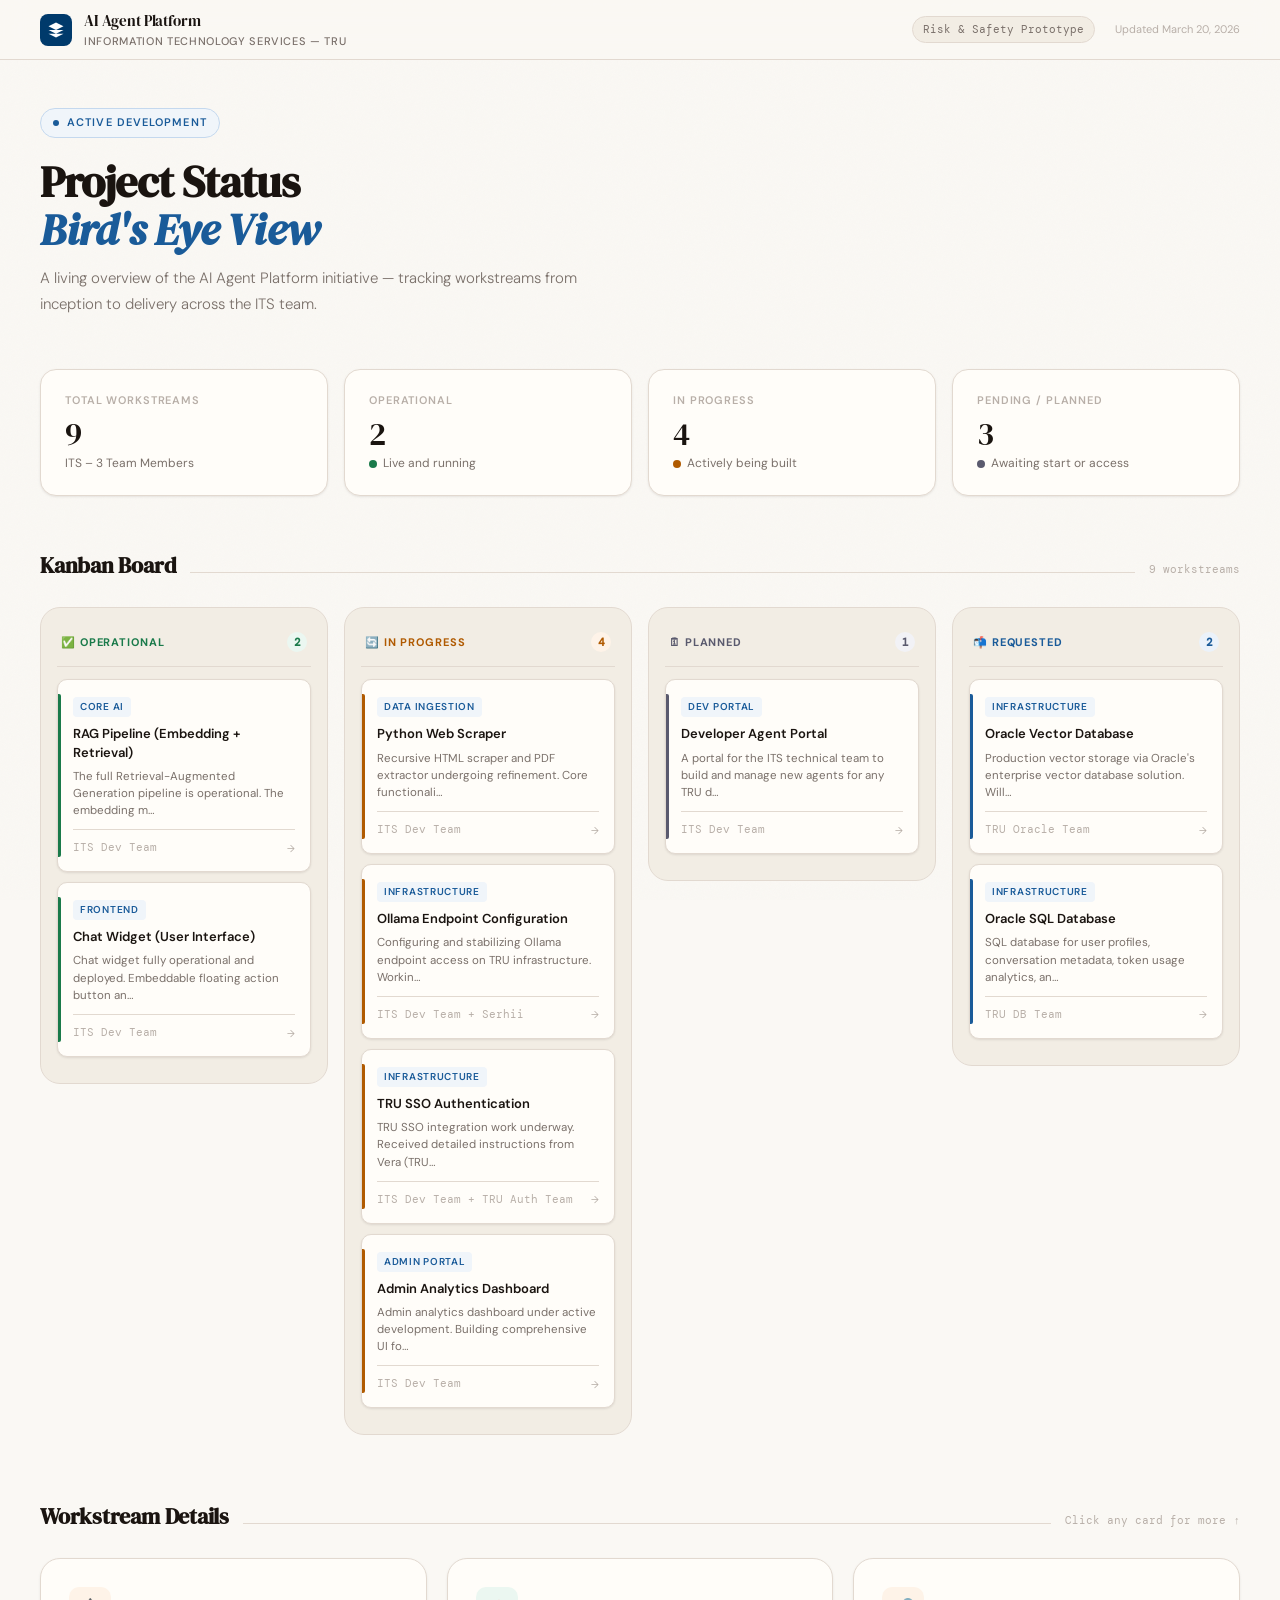
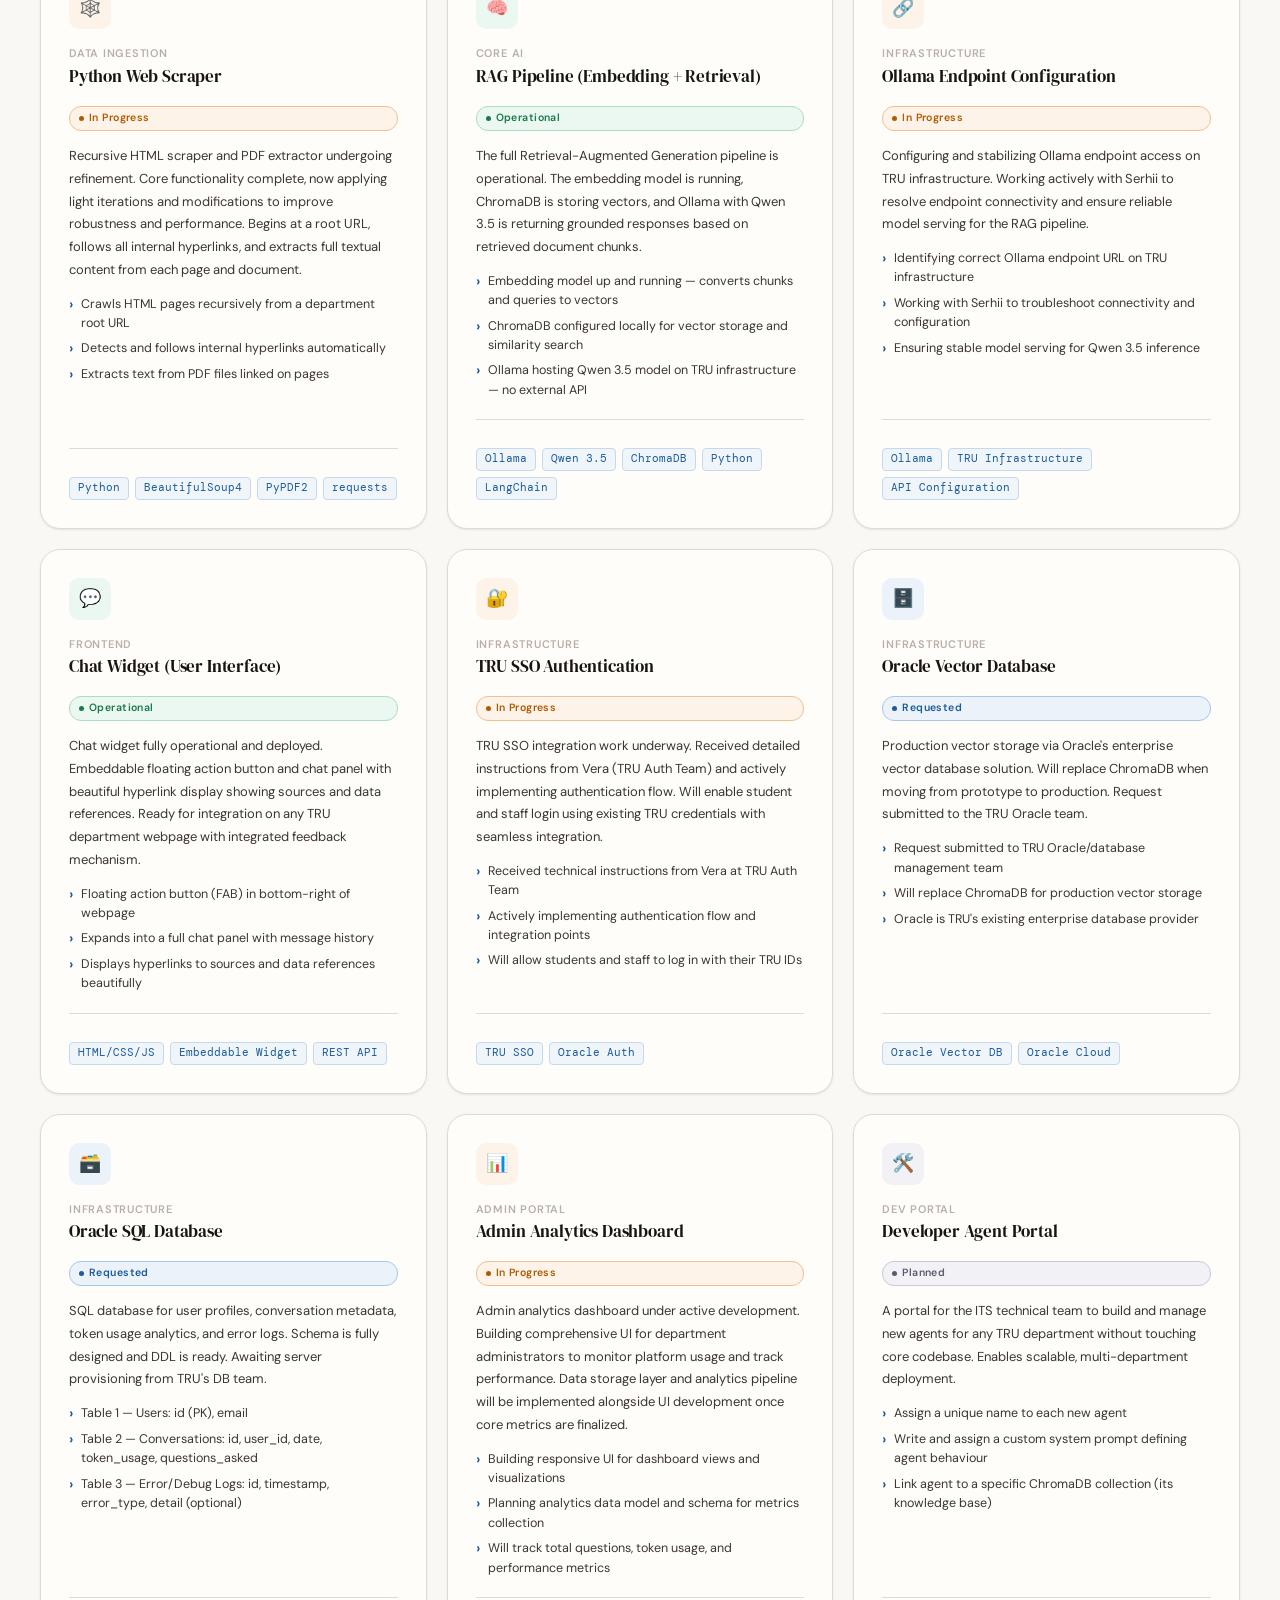
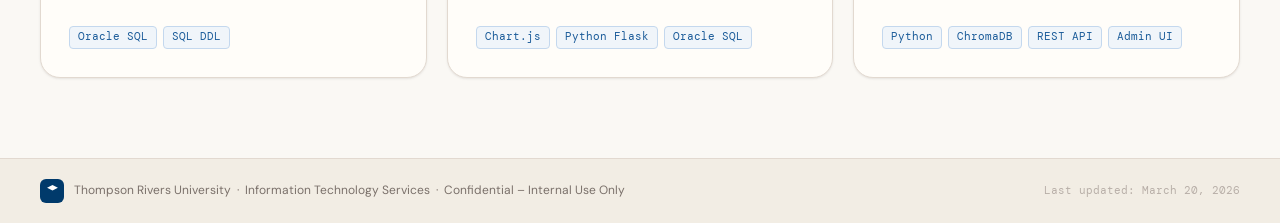
<file: 01_Project-Progress/dashboard.html>
<!DOCTYPE html>
<html lang="en">
<head>
<meta charset="UTF-8">
<meta name="viewport" content="width=device-width, initial-scale=1.0">
<title>AI Agent Platform — ITS Project Dashboard</title>
<link rel="preconnect" href="https://fonts.googleapis.com">
<link href="https://fonts.googleapis.com/css2?family=DM+Serif+Display:ital@0;1&family=DM+Sans:ital,wght@0,300;0,400;0,500;0,600;1,300&family=DM+Mono:wght@400;500&display=swap" rel="stylesheet">
<style>
  /* ─── DESIGN TOKENS ─────────────────────────────────────── */
  :root {
    --cream:        #FAF8F4;
    --parchment:    #F2EDE4;
    --warm-white:   #FFFDF9;
    --ink:          #1A1410;
    --ink-mid:      #3D3530;
    --ink-light:    #7A706A;
    --ink-faint:    #B8AFA8;
    --rule:         #E2D9D0;

    --tru-blue:     #003A6B;
    --tru-mid:      #1A5B99;
    --tru-light:    #E8F0F8;
    --tru-pale:     #F0F5FA;

    --done:         #1A7A4A;
    --done-bg:      #EBF7F1;
    --done-border:  #A8DFC0;

    --active:       #B05A00;
    --active-bg:    #FEF3E8;
    --active-border:#F0C090;

    --planned:      #5A5A6E;
    --planned-bg:   #F2F2F6;
    --planned-border:#C8C8D8;

    --requested:    #1A5B99;
    --requested-bg: #EBF2FA;
    --requested-border:#A8C8E8;

    --shadow-sm:    0 1px 3px rgba(26,20,16,0.06), 0 1px 2px rgba(26,20,16,0.04);
    --shadow-md:    0 4px 12px rgba(26,20,16,0.08), 0 2px 6px rgba(26,20,16,0.05);
    --shadow-lg:    0 12px 32px rgba(26,20,16,0.10), 0 4px 12px rgba(26,20,16,0.06);
    --shadow-card:  0 0 0 1px var(--rule), 0 4px 16px rgba(26,20,16,0.07);

    --r-sm: 6px;
    --r-md: 10px;
    --r-lg: 16px;
    --r-xl: 20px;
  }

  /* ─── RESET & BASE ──────────────────────────────────────── */
  *, *::before, *::after { box-sizing: border-box; margin: 0; padding: 0; }

  html { scroll-behavior: smooth; }

  body {
    font-family: 'DM Sans', sans-serif;
    background: var(--cream);
    color: var(--ink);
    min-height: 100vh;
    font-size: 14px;
    line-height: 1.6;
    -webkit-font-smoothing: antialiased;
  }

  /* ─── GRAIN OVERLAY ─────────────────────────────────────── */
  body::before {
    content: '';
    position: fixed; inset: 0; z-index: 0; pointer-events: none;
    opacity: 0.025;
    background-image: url("data:image/svg+xml,%3Csvg viewBox='0 0 256 256' xmlns='http://www.w3.org/2000/svg'%3E%3Cfilter id='noise'%3E%3CfeTurbulence type='fractalNoise' baseFrequency='0.9' numOctaves='4' stitchTiles='stitch'/%3E%3C/filter%3E%3Crect width='100%25' height='100%25' filter='url(%23noise)'/%3E%3C/svg%3E");
    background-repeat: repeat;
    background-size: 200px;
  }

  /* ─── NAV ───────────────────────────────────────────────── */
  nav {
    position: sticky; top: 0; z-index: 100;
    background: rgba(250,248,244,0.92);
    backdrop-filter: blur(12px);
    border-bottom: 1px solid var(--rule);
    padding: 0 40px;
    display: flex; align-items: center; justify-content: space-between;
    height: 60px;
    animation: slideDown 0.5s ease both;
  }

  @keyframes slideDown {
    from { transform: translateY(-100%); opacity: 0; }
    to   { transform: translateY(0);     opacity: 1; }
  }

  .nav-brand {
    display: flex; align-items: center; gap: 12px;
  }

  .nav-logo {
    width: 32px; height: 32px;
    background: var(--tru-blue);
    border-radius: 8px;
    display: flex; align-items: center; justify-content: center;
    flex-shrink: 0;
  }

  .nav-logo svg { width: 18px; height: 18px; fill: white; }

  .nav-title {
    font-family: 'DM Serif Display', serif;
    font-size: 15px;
    color: var(--ink);
    letter-spacing: -0.01em;
  }

  .nav-dept {
    font-size: 11px;
    color: var(--ink-light);
    font-weight: 500;
    letter-spacing: 0.06em;
    text-transform: uppercase;
  }

  .nav-right {
    display: flex; align-items: center; gap: 20px;
  }

  .nav-badge {
    font-family: 'DM Mono', monospace;
    font-size: 11px;
    color: var(--ink-light);
    background: var(--parchment);
    border: 1px solid var(--rule);
    padding: 4px 10px;
    border-radius: 20px;
    white-space: nowrap;
  }

  .last-updated {
    font-size: 11px;
    color: var(--ink-faint);
  }

  /* ─── MAIN LAYOUT ───────────────────────────────────────── */
  main {
    position: relative; z-index: 1;
    max-width: 1320px;
    margin: 0 auto;
    padding: 48px 40px 80px;
  }

  /* ─── HERO HEADER ───────────────────────────────────────── */
  .hero {
    margin-bottom: 52px;
    animation: fadeUp 0.6s ease 0.1s both;
  }

  @keyframes fadeUp {
    from { transform: translateY(16px); opacity: 0; }
    to   { transform: translateY(0);    opacity: 1; }
  }

  .hero-eyebrow {
    display: inline-flex; align-items: center; gap: 8px;
    font-size: 11px; font-weight: 600;
    letter-spacing: 0.1em; text-transform: uppercase;
    color: var(--tru-mid);
    background: var(--tru-pale);
    border: 1px solid #C4D8EE;
    padding: 5px 12px;
    border-radius: 20px;
    margin-bottom: 20px;
  }

  .hero-eyebrow::before {
    content: '';
    width: 6px; height: 6px;
    border-radius: 50%;
    background: var(--tru-mid);
    animation: pulse 2s ease infinite;
  }

  @keyframes pulse {
    0%, 100% { opacity: 1; transform: scale(1); }
    50%       { opacity: 0.5; transform: scale(0.8); }
  }

  .hero h1 {
    font-family: 'DM Serif Display', serif;
    font-size: clamp(28px, 4vw, 44px);
    line-height: 1.1;
    color: var(--ink);
    letter-spacing: -0.02em;
    margin-bottom: 12px;
  }

  .hero h1 em {
    font-style: italic;
    color: var(--tru-mid);
  }

  .hero-sub {
    font-size: 15px;
    color: var(--ink-light);
    font-weight: 300;
    max-width: 560px;
    line-height: 1.7;
  }

  /* ─── STAT STRIP ─────────────────────────────────────────── */
  .stats-strip {
    display: grid;
    grid-template-columns: repeat(4, 1fr);
    gap: 16px;
    margin-bottom: 52px;
    animation: fadeUp 0.6s ease 0.2s both;
  }

  .stat-card {
    background: var(--warm-white);
    border: 1px solid var(--rule);
    border-radius: var(--r-lg);
    padding: 22px 24px;
    box-shadow: var(--shadow-sm);
    transition: transform 0.2s, box-shadow 0.2s;
  }

  .stat-card:hover {
    transform: translateY(-2px);
    box-shadow: var(--shadow-md);
  }

  .stat-label {
    font-size: 11px;
    font-weight: 600;
    letter-spacing: 0.08em;
    text-transform: uppercase;
    color: var(--ink-faint);
    margin-bottom: 8px;
  }

  .stat-value {
    font-family: 'DM Serif Display', serif;
    font-size: 32px;
    line-height: 1;
    color: var(--ink);
    margin-bottom: 4px;
  }

  .stat-sub {
    font-size: 12px;
    color: var(--ink-light);
  }

  .stat-dot {
    display: inline-block;
    width: 8px; height: 8px;
    border-radius: 50%;
    margin-right: 6px;
    vertical-align: middle;
  }

  /* ─── SECTION HEADER ────────────────────────────────────── */
  .section-header {
    display: flex; align-items: baseline; gap: 14px;
    margin-bottom: 24px;
  }

  .section-title {
    font-family: 'DM Serif Display', serif;
    font-size: 22px;
    color: var(--ink);
    letter-spacing: -0.01em;
  }

  .section-rule {
    flex: 1;
    height: 1px;
    background: var(--rule);
  }

  .section-count {
    font-family: 'DM Mono', monospace;
    font-size: 11px;
    color: var(--ink-faint);
  }

  /* ─── KANBAN ─────────────────────────────────────────────── */
  .kanban-wrapper {
    margin-bottom: 64px;
    animation: fadeUp 0.6s ease 0.3s both;
  }

  .kanban-board {
    display: grid;
    grid-template-columns: repeat(4, 1fr);
    gap: 16px;
    align-items: start;
  }

  .kanban-col {
    background: var(--parchment);
    border: 1px solid var(--rule);
    border-radius: var(--r-xl);
    padding: 16px;
    min-height: 200px;
  }

  .kanban-col-header {
    display: flex; align-items: center; justify-content: space-between;
    padding: 8px 4px 14px;
    border-bottom: 1px solid var(--rule);
    margin-bottom: 12px;
  }

  .kanban-col-title {
    display: flex; align-items: center; gap: 8px;
    font-size: 11px;
    font-weight: 700;
    letter-spacing: 0.08em;
    text-transform: uppercase;
  }

  .kanban-col-badge {
    font-family: 'DM Mono', monospace;
    font-size: 11px;
    width: 20px; height: 20px;
    border-radius: 50%;
    display: flex; align-items: center; justify-content: center;
    font-weight: 600;
  }

  .col-done  .kanban-col-title { color: var(--done); }
  .col-done  .kanban-col-badge { background: var(--done-bg); color: var(--done); }
  .col-active .kanban-col-title { color: var(--active); }
  .col-active .kanban-col-badge { background: var(--active-bg); color: var(--active); }
  .col-planned .kanban-col-title { color: var(--planned); }
  .col-planned .kanban-col-badge { background: var(--planned-bg); color: var(--planned); }
  .col-requested .kanban-col-title { color: var(--requested); }
  .col-requested .kanban-col-badge { background: var(--requested-bg); color: var(--requested); }

  /* ─── KANBAN CARDS ──────────────────────────────────────── */
  .k-card {
    background: var(--warm-white);
    border: 1px solid var(--rule);
    border-radius: var(--r-md);
    padding: 14px 15px;
    margin-bottom: 10px;
    cursor: pointer;
    transition: transform 0.18s ease, box-shadow 0.18s ease, border-color 0.18s ease;
    position: relative;
    box-shadow: var(--shadow-sm);
  }

  .k-card:hover {
    transform: translateY(-2px);
    box-shadow: var(--shadow-md);
    border-color: var(--ink-faint);
  }

  .k-card:active { transform: scale(0.98); }

  .k-card-tag {
    font-size: 10px;
    font-weight: 600;
    letter-spacing: 0.07em;
    text-transform: uppercase;
    color: var(--tru-mid);
    background: var(--tru-pale);
    padding: 2px 7px;
    border-radius: 4px;
    display: inline-block;
    margin-bottom: 8px;
  }

  .k-card-title {
    font-size: 13px;
    font-weight: 600;
    color: var(--ink);
    line-height: 1.4;
    margin-bottom: 6px;
  }

  .k-card-note {
    font-size: 11.5px;
    color: var(--ink-light);
    line-height: 1.5;
  }

  .k-card-footer {
    display: flex; align-items: center; justify-content: space-between;
    margin-top: 10px;
    padding-top: 10px;
    border-top: 1px solid var(--rule);
  }

  .k-card-owner {
    font-size: 10.5px;
    color: var(--ink-faint);
    font-family: 'DM Mono', monospace;
  }

  .k-card-arrow {
    font-size: 10px;
    color: var(--ink-faint);
    transition: transform 0.15s;
  }

  .k-card:hover .k-card-arrow { transform: translateX(2px); color: var(--tru-mid); }

  /* Status indicator stripe */
  .k-card::before {
    content: '';
    position: absolute;
    left: 0; top: 14px; bottom: 14px;
    width: 3px;
    border-radius: 0 2px 2px 0;
  }
  .col-done .k-card::before      { background: var(--done); }
  .col-active .k-card::before    { background: var(--active); }
  .col-planned .k-card::before   { background: var(--planned); }
  .col-requested .k-card::before { background: var(--requested); }

  /* ─── DETAIL CARDS SECTION ──────────────────────────────── */
  .detail-section {
    animation: fadeUp 0.6s ease 0.4s both;
  }

  .detail-grid {
    display: grid;
    grid-template-columns: repeat(3, 1fr);
    gap: 20px;
  }

  .detail-card {
    background: var(--warm-white);
    border: 1px solid var(--rule);
    border-radius: var(--r-xl);
    padding: 28px;
    box-shadow: var(--shadow-sm);
    transition: transform 0.2s, box-shadow 0.2s;
    display: flex; flex-direction: column;
  }

  .detail-card:hover {
    transform: translateY(-3px);
    box-shadow: var(--shadow-lg);
  }

  .detail-card-icon {
    width: 42px; height: 42px;
    border-radius: 10px;
    display: flex; align-items: center; justify-content: center;
    font-size: 18px;
    margin-bottom: 16px;
    flex-shrink: 0;
  }

  .detail-card-header {
    margin-bottom: 12px;
  }

  .detail-card-title {
    font-family: 'DM Serif Display', serif;
    font-size: 17px;
    color: var(--ink);
    letter-spacing: -0.01em;
    margin-bottom: 4px;
  }

  .detail-card-subtitle {
    font-size: 11px;
    font-weight: 600;
    letter-spacing: 0.07em;
    text-transform: uppercase;
    color: var(--ink-faint);
  }

  .status-pill {
    display: inline-flex; align-items: center; gap: 5px;
    font-size: 10.5px;
    font-weight: 600;
    letter-spacing: 0.04em;
    padding: 3px 9px;
    border-radius: 12px;
    margin-bottom: 14px;
    border: 1px solid transparent;
  }

  .status-pill::before {
    content: '';
    width: 5px; height: 5px;
    border-radius: 50%;
  }

  .pill-done      { background: var(--done-bg);      color: var(--done);      border-color: var(--done-border);      }
  .pill-done::before      { background: var(--done); }
  .pill-active    { background: var(--active-bg);    color: var(--active);    border-color: var(--active-border);    }
  .pill-active::before    { background: var(--active); animation: blink 1.5s ease infinite; }
  .pill-planned   { background: var(--planned-bg);   color: var(--planned);   border-color: var(--planned-border);   }
  .pill-planned::before   { background: var(--planned); }
  .pill-requested { background: var(--requested-bg); color: var(--requested); border-color: var(--requested-border); }
  .pill-requested::before { background: var(--requested); }

  @keyframes blink {
    0%, 100% { opacity: 1; } 50% { opacity: 0.3; }
  }

  .detail-card-body {
    font-size: 13px;
    color: var(--ink-mid);
    line-height: 1.75;
    flex: 1;
  }

  .detail-card-bullets {
    list-style: none;
    margin-top: 10px;
  }

  .detail-card-bullets li {
    display: flex; gap: 8px;
    align-items: flex-start;
    font-size: 12.5px;
    color: var(--ink-mid);
    line-height: 1.55;
    padding: 3px 0;
  }

  .detail-card-bullets li::before {
    content: '›';
    color: var(--tru-mid);
    font-weight: 700;
    font-size: 14px;
    line-height: 1.4;
    flex-shrink: 0;
  }

  .detail-card-divider {
    height: 1px;
    background: var(--rule);
    margin: 16px 0;
  }

  .detail-card-tech {
    display: flex; flex-wrap: wrap; gap: 6px;
    margin-top: 12px;
  }

  .tech-tag {
    font-family: 'DM Mono', monospace;
    font-size: 10.5px;
    color: var(--tru-mid);
    background: var(--tru-pale);
    border: 1px solid #C4D8EE;
    padding: 2px 8px;
    border-radius: 4px;
  }

  /* ─── MODAL OVERLAY ─────────────────────────────────────── */
  .modal-overlay {
    display: none;
    position: fixed; inset: 0; z-index: 200;
    background: rgba(26,20,16,0.4);
    backdrop-filter: blur(4px);
    align-items: center;
    justify-content: center;
    padding: 24px;
    animation: fadeIn 0.2s ease;
  }

  .modal-overlay.open { display: flex; }

  @keyframes fadeIn { from { opacity: 0; } to { opacity: 1; } }

  .modal {
    background: var(--warm-white);
    border-radius: var(--r-xl);
    border: 1px solid var(--rule);
    max-width: 520px; width: 100%;
    box-shadow: var(--shadow-lg);
    padding: 32px;
    animation: scaleIn 0.2s ease;
    position: relative;
    max-height: 85vh;
    overflow-y: auto;
  }

  @keyframes scaleIn {
    from { transform: scale(0.95); opacity: 0; }
    to   { transform: scale(1);    opacity: 1; }
  }

  .modal-close {
    position: absolute; top: 16px; right: 16px;
    background: var(--parchment);
    border: 1px solid var(--rule);
    width: 30px; height: 30px;
    border-radius: 50%;
    display: flex; align-items: center; justify-content: center;
    cursor: pointer;
    font-size: 14px; color: var(--ink-mid);
    transition: background 0.15s;
  }

  .modal-close:hover { background: var(--rule); }

  .modal-tag {
    font-size: 10px; font-weight: 700;
    letter-spacing: 0.09em; text-transform: uppercase;
    color: var(--tru-mid);
    margin-bottom: 8px;
  }

  .modal-title {
    font-family: 'DM Serif Display', serif;
    font-size: 22px;
    color: var(--ink);
    margin-bottom: 6px;
    letter-spacing: -0.01em;
  }

  .modal-body {
    font-size: 13.5px;
    color: var(--ink-mid);
    line-height: 1.8;
    margin-top: 16px;
  }

  .modal-list { list-style: none; margin-top: 12px; }
  .modal-list li {
    display: flex; gap: 10px; align-items: flex-start;
    padding: 6px 0;
    border-bottom: 1px solid var(--rule);
    font-size: 13px;
    color: var(--ink-mid);
  }
  .modal-list li:last-child { border: none; }
  .modal-list li::before {
    content: '→'; color: var(--tru-mid);
    font-weight: 700; flex-shrink: 0;
    margin-top: 1px;
  }

  /* ─── FOOTER ─────────────────────────────────────────────── */
  footer {
    border-top: 1px solid var(--rule);
    background: var(--parchment);
    padding: 20px 40px;
    display: flex; align-items: center; justify-content: space-between;
    position: relative; z-index: 1;
  }

  .footer-left {
    display: flex; align-items: center; gap: 10px;
  }

  .footer-logo {
    width: 24px; height: 24px;
    background: var(--tru-blue);
    border-radius: 6px;
    display: flex; align-items: center; justify-content: center;
  }

  .footer-logo svg { width: 13px; height: 13px; fill: white; }

  .footer-text {
    font-size: 12px;
    color: var(--ink-light);
  }

  .footer-right {
    font-family: 'DM Mono', monospace;
    font-size: 11px;
    color: var(--ink-faint);
  }

  /* ─── RESPONSIVE ─────────────────────────────────────────── */
  @media (max-width: 1100px) {
    .kanban-board { grid-template-columns: repeat(2, 1fr); }
    .detail-grid  { grid-template-columns: repeat(2, 1fr); }
    .stats-strip  { grid-template-columns: repeat(2, 1fr); }
  }

  @media (max-width: 700px) {
    main { padding: 32px 20px 60px; }
    nav  { padding: 0 20px; }
    .kanban-board { grid-template-columns: 1fr; }
    .detail-grid  { grid-template-columns: 1fr; }
    .stats-strip  { grid-template-columns: 1fr; }
    footer { flex-direction: column; gap: 8px; text-align: center; }
  }
</style>
</head>
<body>

<!-- ─── NAVIGATION ─────────────────────────────────────────── -->
<nav>
  <div class="nav-brand">
    <div class="nav-logo">
      <svg viewBox="0 0 24 24"><path d="M12 2L2 7l10 5 10-5-10-5zM2 17l10 5 10-5M2 12l10 5 10-5"/></svg>
    </div>
    <div>
      <div class="nav-title">AI Agent Platform</div>
      <div class="nav-dept">Information Technology Services — TRU</div>
    </div>
  </div>
  <div class="nav-right">
    <span class="nav-badge">Risk &amp; Safety Prototype</span>
    <span class="last-updated" id="lastUpdated">—</span>
  </div>
</nav>

<!-- ─── MAIN ───────────────────────────────────────────────── -->
<main>

  <!-- HERO -->
  <header class="hero">
    <div class="hero-eyebrow">Active Development</div>
    <h1>Project Status<br><em>Bird's Eye View</em></h1>
    <p class="hero-sub">A living overview of the AI Agent Platform initiative — tracking workstreams from inception to delivery across the ITS team.</p>
  </header>

  <!-- STATS -->
  <section class="stats-strip" id="statsStrip"></section>

  <!-- KANBAN -->
  <section class="kanban-wrapper">
    <div class="section-header">
      <h2 class="section-title">Kanban Board</h2>
      <div class="section-rule"></div>
      <span class="section-count" id="totalCards">— workstreams</span>
    </div>
    <div class="kanban-board" id="kanbanBoard"></div>
  </section>

  <!-- DETAIL CARDS -->
  <section class="detail-section">
    <div class="section-header">
      <h2 class="section-title">Workstream Details</h2>
      <div class="section-rule"></div>
      <span class="section-count">Click any card for more ↑</span>
    </div>
    <div class="detail-grid" id="detailGrid"></div>
  </section>

</main>

<!-- MODAL -->
<div class="modal-overlay" id="modalOverlay">
  <div class="modal" id="modal">
    <button class="modal-close" onclick="closeModal()">✕</button>
    <div id="modalContent"></div>
  </div>
</div>

<!-- FOOTER -->
<footer>
  <div class="footer-left">
    <div class="footer-logo">
      <svg viewBox="0 0 24 24"><path d="M12 2L2 7l10 5 10-5-10-5z"/></svg>
    </div>
    <span class="footer-text">Thompson Rivers University &nbsp;·&nbsp; Information Technology Services &nbsp;·&nbsp; Confidential – Internal Use Only</span>
  </div>
  <div class="footer-right" id="footerDate"></div>
</footer>

<script>
/* ════════════════════════════════════════════════════════════
   DATA — UPDATE THIS JSON TO REFLECT CURRENT PROJECT STATE
   ════════════════════════════════════════════════════════════ */
const PROJECT = {
  name: "AI Agent Platform",
  lastUpdated: "2026-03-20",
  team: "ITS – 3 Team Members",
  prototype: "Risk & Safety Department",

  workstreams: [
    {
      id: "scraper",
      title: "Python Web Scraper",
      category: "Data Ingestion",
      status: "active",
      owner: "ITS Dev Team",
      icon: "🕸️",
      iconBg: "#FEF3E8",
      summary: "Recursive HTML scraper and PDF extractor undergoing refinement. Core functionality complete, now applying light iterations and modifications to improve robustness and performance. Begins at a root URL, follows all internal hyperlinks, and extracts full textual content from each page and document.",
      bullets: [
        "Crawls HTML pages recursively from a department root URL",
        "Detects and follows internal hyperlinks automatically",
        "Extracts text from PDF files linked on pages",
        "Configurable depth limit to prevent runaway crawling",
        "Outputs clean chunked text for embedding pipeline"
      ],
      tech: ["Python", "BeautifulSoup4", "PyPDF2", "requests"]
    },
    {
      id: "rag",
      title: "RAG Pipeline (Embedding + Retrieval)",
      category: "Core AI",
      status: "done",
      owner: "ITS Dev Team",
      icon: "🧠",
      iconBg: "#EBF7F1",
      summary: "The full Retrieval-Augmented Generation pipeline is operational. The embedding model is running, ChromaDB is storing vectors, and Ollama with Qwen 3.5 is returning grounded responses based on retrieved document chunks.",
      bullets: [
        "Embedding model up and running — converts chunks and queries to vectors",
        "ChromaDB configured locally for vector storage and similarity search",
        "Ollama hosting Qwen 3.5 model on TRU infrastructure — no external API",
        "End-to-end RAG loop tested and producing accurate, grounded responses",
        "Migration path to Oracle Vector DB planned for production"
      ],
      tech: ["Ollama", "Qwen 3.5", "ChromaDB", "Python", "LangChain"]
    },
    {
      id: "ollama-endpoint",
      title: "Ollama Endpoint Configuration",
      category: "Infrastructure",
      status: "active",
      owner: "ITS Dev Team + Serhii",
      icon: "🔗",
      iconBg: "#FEF3E8",
      summary: "Configuring and stabilizing Ollama endpoint access on TRU infrastructure. Working actively with Serhii to resolve endpoint connectivity and ensure reliable model serving for the RAG pipeline.",
      bullets: [
        "Identifying correct Ollama endpoint URL on TRU infrastructure",
        "Working with Serhii to troubleshoot connectivity and configuration",
        "Ensuring stable model serving for Qwen 3.5 inference",
        "Testing latency and throughput from frontend to inference",
        "Documenting endpoint configuration for team reference"
      ],
      tech: ["Ollama", "TRU Infrastructure", "API Configuration"]
    },
    {
      id: "ui",
      title: "Chat Widget (User Interface)",
      category: "Frontend",
      status: "done",
      owner: "ITS Dev Team",
      icon: "💬",
      iconBg: "#EBF7F1",
      summary: "Chat widget fully operational and deployed. Embeddable floating action button and chat panel with beautiful hyperlink display showing sources and data references. Ready for integration on any TRU department webpage with integrated feedback mechanism.",
      bullets: [
        "Floating action button (FAB) in bottom-right of webpage",
        "Expands into a full chat panel with message history",
        "Displays hyperlinks to sources and data references beautifully",
        "Thumbs-up feedback for helpful responses",
        "Embeddable via simple code snippet on any TRU page"
      ],
      tech: ["HTML/CSS/JS", "Embeddable Widget", "REST API"]
    },
    {
      id: "auth",
      title: "TRU SSO Authentication",
      category: "Infrastructure",
      status: "active",
      owner: "ITS Dev Team + TRU Auth Team",
      icon: "🔐",
      iconBg: "#FEF3E8",
      summary: "TRU SSO integration work underway. Received detailed instructions from Vera (TRU Auth Team) and actively implementing authentication flow. Will enable student and staff login using existing TRU credentials with seamless integration.",
      bullets: [
        "Received technical instructions from Vera at TRU Auth Team",
        "Actively implementing authentication flow and integration points",
        "Will allow students and staff to log in with their TRU IDs",
        "Login flow designed for easy integration with TRU SSO endpoints"
      ],
      tech: ["TRU SSO", "Oracle Auth"]
    },
    {
      id: "vectordb",
      title: "Oracle Vector Database",
      category: "Infrastructure",
      status: "requested",
      owner: "TRU Oracle Team",
      icon: "🗄️",
      iconBg: "#EBF2FA",
      summary: "Production vector storage via Oracle's enterprise vector database solution. Will replace ChromaDB when moving from prototype to production. Request submitted to the TRU Oracle team.",
      bullets: [
        "Request submitted to TRU Oracle/database management team",
        "Will replace ChromaDB for production vector storage",
        "Oracle is TRU's existing enterprise database provider",
        "Codebase is configuration-driven to make DB swap seamless",
        "Timeline pending Oracle team response"
      ],
      tech: ["Oracle Vector DB", "Oracle Cloud"]
    },
    {
      id: "sqldb",
      title: "Oracle SQL Database",
      category: "Infrastructure",
      status: "requested",
      owner: "TRU DB Team",
      icon: "🗃️",
      iconBg: "#EBF2FA",
      summary: "SQL database for user profiles, conversation metadata, token usage analytics, and error logs. Schema is fully designed and DDL is ready. Awaiting server provisioning from TRU's DB team.",
      bullets: [
        "Table 1 — Users: id (PK), email",
        "Table 2 — Conversations: id, user_id, date, token_usage, questions_asked",
        "Table 3 — Error/Debug Logs: id, timestamp, error_type, detail (optional)",
        "DDL SQL ready and submitted with provisioning request",
        "Will power admin analytics dashboard once live"
      ],
      tech: ["Oracle SQL", "SQL DDL"]
    },
    {
      id: "admin",
      title: "Admin Analytics Dashboard",
      category: "Admin Portal",
      status: "active",
      owner: "ITS Dev Team",
      icon: "📊",
      iconBg: "#FEF3E8",
      summary: "Admin analytics dashboard under active development. Building comprehensive UI for department administrators to monitor platform usage and track performance. Data storage layer and analytics pipeline will be implemented alongside UI development once core metrics are finalized.",
      bullets: [
        "Building responsive UI for dashboard views and visualizations",
        "Planning analytics data model and schema for metrics collection",
        "Will track total questions, token usage, and performance metrics",
        "Weekly, monthly, and semester-based usage breakdowns planned",
        "Foundation for cost projection and ROI analysis"
      ],
      tech: ["Chart.js", "Python Flask", "Oracle SQL"]
    },
    {
      id: "devportal",
      title: "Developer Agent Portal",
      category: "Dev Portal",
      status: "planned",
      owner: "ITS Dev Team",
      icon: "🛠️",
      iconBg: "#F2F2F6",
      summary: "A portal for the ITS technical team to build and manage new agents for any TRU department without touching core codebase. Enables scalable, multi-department deployment.",
      bullets: [
        "Assign a unique name to each new agent",
        "Write and assign a custom system prompt defining agent behaviour",
        "Link agent to a specific ChromaDB collection (its knowledge base)",
        "Generate an embed code snippet for deployment on the target webpage",
        "Enables unlimited new agents across all TRU departments"
      ],
      tech: ["Python", "ChromaDB", "REST API", "Admin UI"]
    }
  ]
};

/* ════════════════════════════════════════════════════════════
   STATUS CONFIG
   ════════════════════════════════════════════════════════════ */
const STATUS_CONFIG = {
  done:      { label: "Operational",   col: "col-done",      pill: "pill-done",      colTitle: "✅  Operational"  },
  active:    { label: "In Progress",   col: "col-active",    pill: "pill-active",    colTitle: "🔄  In Progress"  },
  planned:   { label: "Planned",       col: "col-planned",   pill: "pill-planned",   colTitle: "🗓  Planned"      },
  requested: { label: "Requested",     col: "col-requested", pill: "pill-requested", colTitle: "📬  Requested"    },
};

/* ════════════════════════════════════════════════════════════
   RENDER
   ════════════════════════════════════════════════════════════ */
document.addEventListener('DOMContentLoaded', () => {
  renderDates();
  renderStats();
  renderKanban();
  renderDetailCards();
});

function renderDates() {
  const d = new Date(PROJECT.lastUpdated);
  const opts = { year: 'numeric', month: 'long', day: 'numeric' };
  const str = d.toLocaleDateString('en-CA', opts);
  document.getElementById('lastUpdated').textContent = 'Updated ' + str;
  document.getElementById('footerDate').textContent = 'Last updated: ' + str;
}

function renderStats() {
  const ws = PROJECT.workstreams;
  const counts = {};
  ws.forEach(w => { counts[w.status] = (counts[w.status] || 0) + 1; });

  const stats = [
    { label: "Total Workstreams", value: ws.length, sub: `${PROJECT.team}`, dot: null },
    { label: "Operational",       value: counts.done || 0,      sub: "Live and running",     dot: "var(--done)" },
    { label: "In Progress",       value: counts.active || 0,    sub: "Actively being built", dot: "var(--active)" },
    { label: "Pending / Planned", value: (counts.planned||0) + (counts.requested||0), sub: "Awaiting start or access", dot: "var(--planned)" },
  ];

  document.getElementById('statsStrip').innerHTML = stats.map(s => `
    <div class="stat-card">
      <div class="stat-label">${s.label}</div>
      <div class="stat-value">${s.value}</div>
      <div class="stat-sub">${s.dot ? `<span class="stat-dot" style="background:${s.dot}"></span>` : ''}${s.sub}</div>
    </div>
  `).join('');

  document.getElementById('totalCards').textContent = ws.length + ' workstreams';
}

function renderKanban() {
  const cols = ['done', 'active', 'planned', 'requested'];
  const board = document.getElementById('kanbanBoard');

  board.innerHTML = cols.map(status => {
    const cfg = STATUS_CONFIG[status];
    const cards = PROJECT.workstreams.filter(w => w.status === status);
    return `
      <div class="kanban-col ${cfg.col}">
        <div class="kanban-col-header">
          <span class="kanban-col-title">${cfg.colTitle}</span>
          <span class="kanban-col-badge">${cards.length}</span>
        </div>
        ${cards.map(w => `
          <div class="k-card" onclick="openModal('${w.id}')">
            <div class="k-card-tag">${w.category}</div>
            <div class="k-card-title">${w.title}</div>
            <div class="k-card-note">${w.summary.substring(0, 80)}…</div>
            <div class="k-card-footer">
              <span class="k-card-owner">${w.owner}</span>
              <span class="k-card-arrow">→</span>
            </div>
          </div>
        `).join('')}
        ${cards.length === 0 ? '<div style="text-align:center;padding:24px 0;color:var(--ink-faint);font-size:12px;">No items</div>' : ''}
      </div>
    `;
  }).join('');
}

function renderDetailCards() {
  const grid = document.getElementById('detailGrid');
  grid.innerHTML = PROJECT.workstreams.map(w => {
    const cfg = STATUS_CONFIG[w.status];
    return `
      <div class="detail-card">
        <div class="detail-card-icon" style="background:${w.iconBg}">${w.icon}</div>
        <div class="detail-card-header">
          <div class="detail-card-subtitle">${w.category}</div>
          <div class="detail-card-title">${w.title}</div>
        </div>
        <span class="status-pill ${cfg.pill}">${cfg.label}</span>
        <div class="detail-card-body">
          ${w.summary}
          <ul class="detail-card-bullets">
            ${w.bullets.slice(0,3).map(b => `<li>${b}</li>`).join('')}
          </ul>
        </div>
        ${w.tech ? `
          <div class="detail-card-divider"></div>
          <div class="detail-card-tech">
            ${w.tech.map(t => `<span class="tech-tag">${t}</span>`).join('')}
          </div>
        ` : ''}
      </div>
    `;
  }).join('');
}

/* ════════════════════════════════════════════════════════════
   MODAL
   ════════════════════════════════════════════════════════════ */
function openModal(id) {
  const w = PROJECT.workstreams.find(x => x.id === id);
  if (!w) return;
  const cfg = STATUS_CONFIG[w.status];

  document.getElementById('modalContent').innerHTML = `
    <div class="modal-tag">${w.category} &nbsp;·&nbsp; ${w.owner}</div>
    <div style="font-size:28px;margin-bottom:4px">${w.icon}</div>
    <div class="modal-title">${w.title}</div>
    <span class="status-pill ${cfg.pill}" style="margin-top:6px">${cfg.label}</span>
    <div class="modal-body">
      <p>${w.summary}</p>
      <ul class="modal-list">
        ${w.bullets.map(b => `<li>${b}</li>`).join('')}
      </ul>
      ${w.tech ? `
        <div style="margin-top:16px">
          <div style="font-size:11px;font-weight:700;letter-spacing:0.07em;text-transform:uppercase;color:var(--ink-faint);margin-bottom:8px">Technologies</div>
          <div class="detail-card-tech">${w.tech.map(t => `<span class="tech-tag">${t}</span>`).join('')}</div>
        </div>
      ` : ''}
    </div>
  `;

  document.getElementById('modalOverlay').classList.add('open');
  document.body.style.overflow = 'hidden';
}

function closeModal() {
  document.getElementById('modalOverlay').classList.remove('open');
  document.body.style.overflow = '';
}

document.getElementById('modalOverlay').addEventListener('click', e => {
  if (e.target === e.currentTarget) closeModal();
});

document.addEventListener('keydown', e => {
  if (e.key === 'Escape') closeModal();
});
</script>
</body>
</html>
</file>
